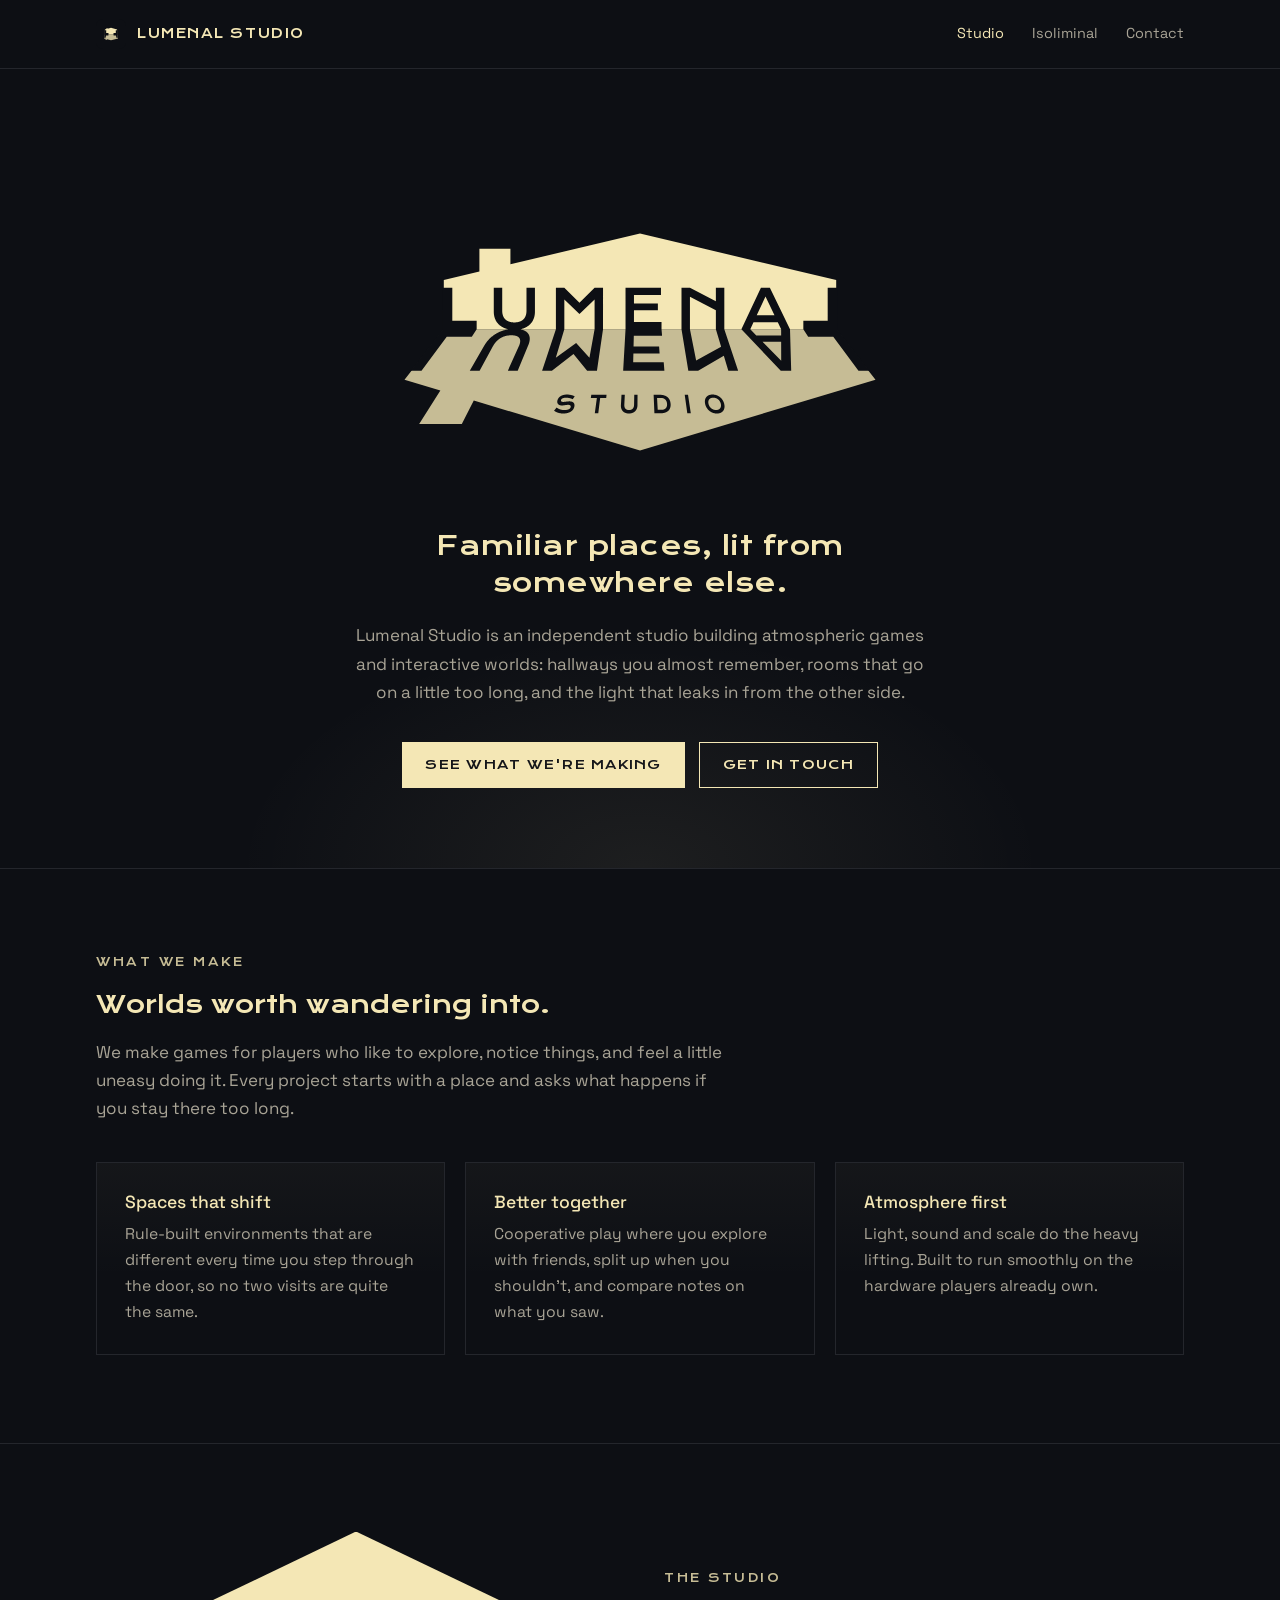
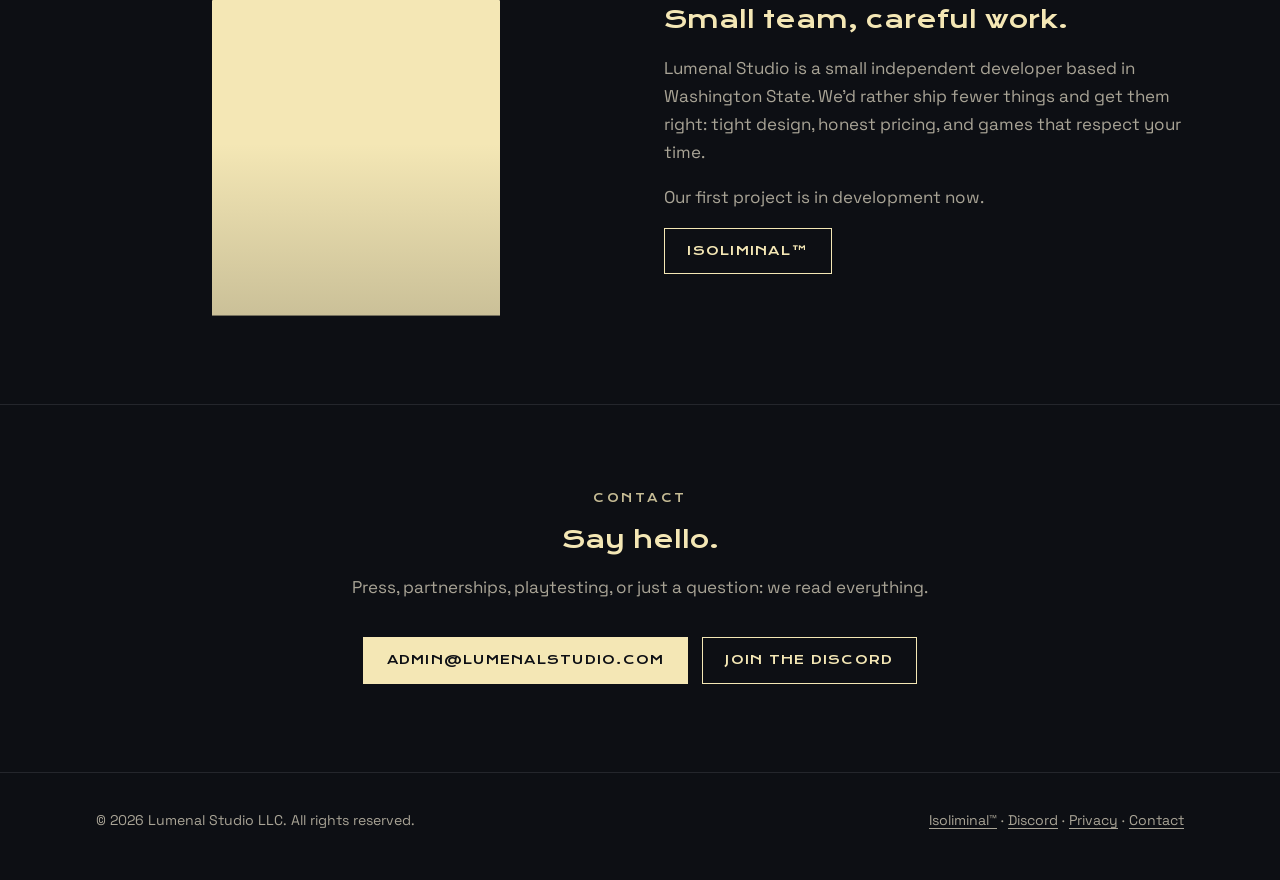
<file: index.html>
<!DOCTYPE html>
<html lang="en">
<head>
  <meta charset="utf-8">
  <meta name="viewport" content="width=device-width, initial-scale=1">
  <title>Lumenal Studio · Independent Games &amp; Interactive Worlds</title>
  <meta name="description" content="Lumenal Studio is an independent studio making atmospheric games and interactive worlds set in familiar spaces that feel just slightly wrong.">
  <meta name="keywords" content="indie game studio, independent games, liminal spaces, atmospheric games, exploration games, procedural generation, cooperative games, Lumenal Studio">
  <link rel="canonical" href="https://lumenalstudio.com/">
  <meta property="og:type" content="website">
  <meta property="og:title" content="Lumenal Studio">
  <meta property="og:description" content="Independent games set in familiar spaces that feel just slightly wrong.">
  <meta property="og:url" content="https://lumenalstudio.com/">
  <meta property="og:image" content="https://lumenalstudio.com/assets/img/og-image.png">
  <meta name="twitter:card" content="summary_large_image">
  <meta name="theme-color" content="#0D0F14">
  <link rel="icon" href="/favicon.ico" sizes="any">
  <link rel="icon" href="/assets/img/icon.svg" type="image/svg+xml">
  <link rel="apple-touch-icon" href="/apple-touch-icon.png">
  <link rel="preload" href="/assets/fonts/krona-one.woff2" as="font" type="font/woff2" crossorigin>
  <link rel="stylesheet" href="/assets/css/site.css">
</head>
<body>
  <header class="site-header">
    <div class="wrap">
      <a class="brand" href="/"><img src="/assets/img/icon.svg" alt="" width="30" height="30"><span>LUMENAL STUDIO</span></a>
      <nav class="nav" aria-label="Main">
        <a href="/" aria-current="page">Studio</a>
        <a href="/isoliminal/">Isoliminal</a>
        <a href="#contact">Contact</a>
      </nav>
    </div>
  </header>

  <main>
    <div class="hero">
      <div class="wrap">
        <img class="logo" src="/assets/img/logo.svg" alt="Lumenal Studio" width="596" height="318">
        <h1>Familiar places, lit from somewhere else.</h1>
        <p>Lumenal Studio is an independent studio building atmospheric games and interactive worlds: hallways you almost remember, rooms that go on a little too long, and the light that leaks in from the other side.</p>
        <div class="actions">
          <a class="btn" href="/isoliminal/">See what we're making</a>
          <a class="btn ghost" href="#contact">Get in touch</a>
        </div>
      </div>
    </div>

    <section>
      <div class="wrap">
        <p class="eyebrow">What we make</p>
        <h2>Worlds worth wandering into.</h2>
        <p class="lede">We make games for players who like to explore, notice things, and feel a little uneasy doing it. Every project starts with a place and asks what happens if you stay there too long.</p>
        <div class="grid">
          <div class="card">
            <h3>Spaces that shift</h3>
            <p>Rule-built environments that are different every time you step through the door, so no two visits are quite the same.</p>
          </div>
          <div class="card">
            <h3>Better together</h3>
            <p>Cooperative play where you explore with friends, split up when you shouldn't, and compare notes on what you saw.</p>
          </div>
          <div class="card">
            <h3>Atmosphere first</h3>
            <p>Light, sound and scale do the heavy lifting. Built to run smoothly on the hardware players already own.</p>
          </div>
        </div>
      </div>
    </section>

    <section>
      <div class="wrap feature">
        <div class="door" aria-hidden="true"></div>
        <div>
          <p class="eyebrow">The studio</p>
          <h2>Small team, careful work.</h2>
          <p class="lede">Lumenal Studio is a small independent developer based in Washington State. We'd rather ship fewer things and get them right: tight design, honest pricing, and games that respect your time.</p>
          <p class="lede">Our first project is in development now.</p>
          <a class="btn ghost" href="/isoliminal/">Isoliminal&trade;</a>
        </div>
      </div>
    </section>

    <section id="contact">
      <div class="wrap" style="text-align:center">
        <p class="eyebrow">Contact</p>
        <h2>Say hello.</h2>
        <p class="lede" style="margin-inline:auto">Press, partnerships, playtesting, or just a question: we read everything.</p>
        <div class="actions">
          <a class="btn" href="mailto:admin@lumenalstudio.com">admin@lumenalstudio.com</a>
          <a class="btn ghost" href="https://discord.gg/PWFHMwjmM" rel="noopener">Join the Discord</a>
        </div>
      </div>
    </section>
  </main>

  <footer class="site-footer">
    <div class="wrap">
      <span>&copy; 2026 Lumenal Studio LLC. All rights reserved.</span>
      <span><a href="/isoliminal/">Isoliminal&trade;</a> · <a href="https://discord.gg/PWFHMwjmM" rel="noopener">Discord</a> · <a href="/privacy/">Privacy</a> · <a href="mailto:admin@lumenalstudio.com">Contact</a></span>
    </div>
  </footer>
</body>
</html>
</file>
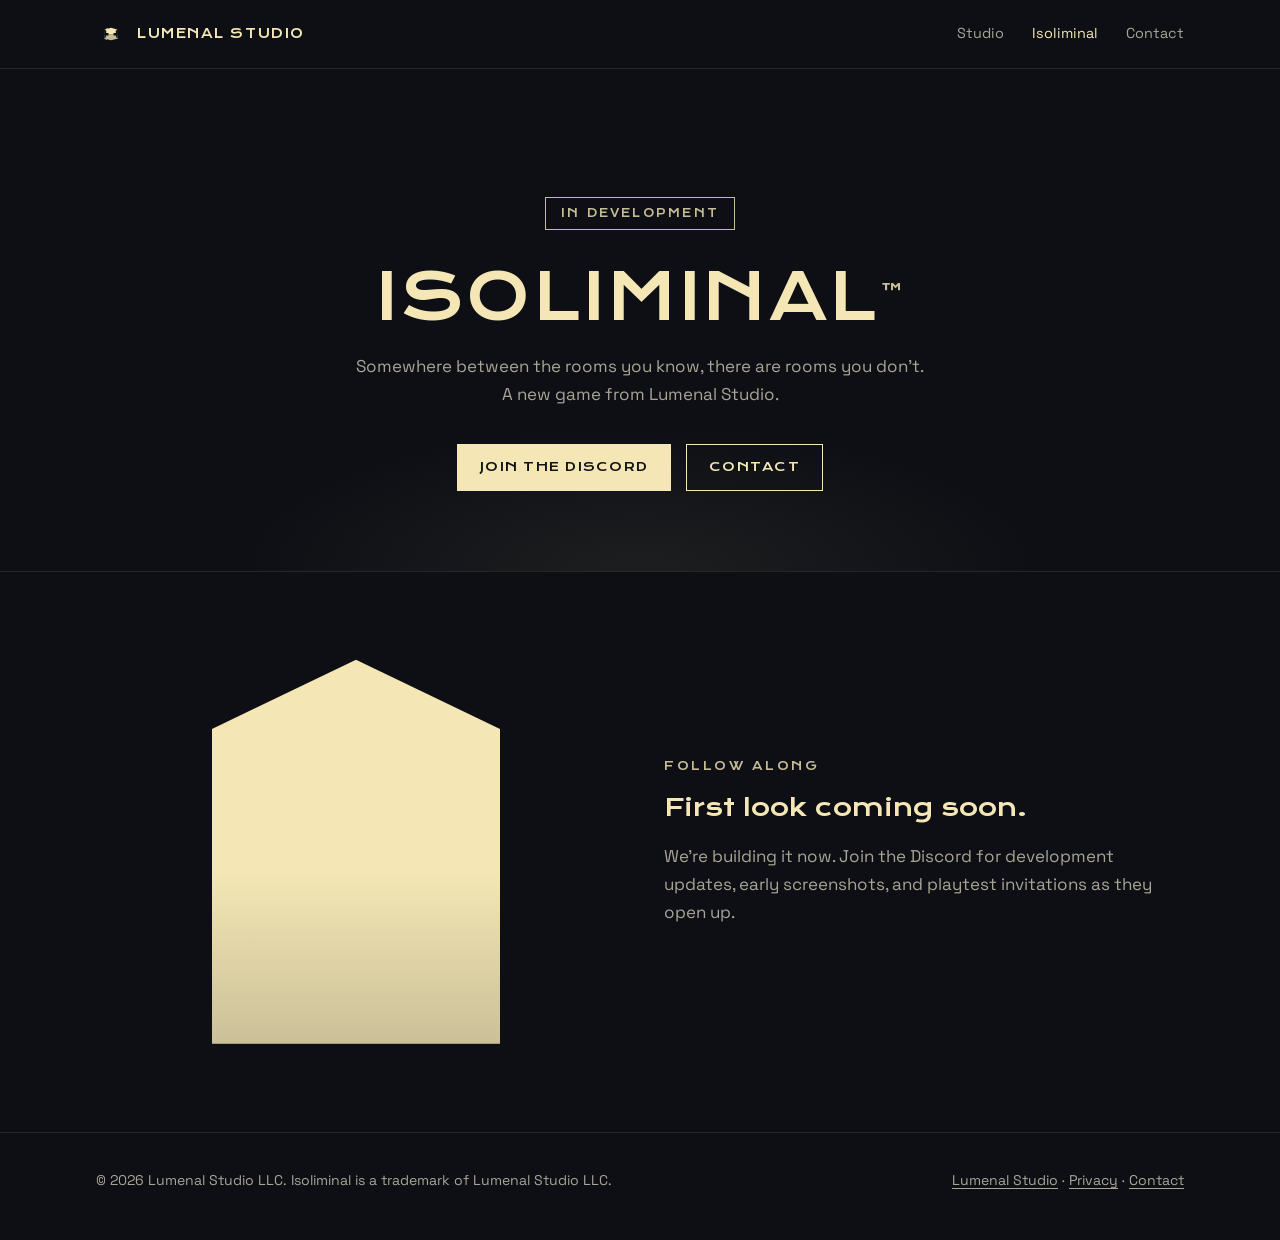
<file: isoliminal/index.html>
<!DOCTYPE html>
<html lang="en">
<head>
  <meta charset="utf-8">
  <meta name="viewport" content="width=device-width, initial-scale=1">
  <title>Isoliminal™ · Coming Soon · Lumenal Studio</title>
  <meta name="description" content="Isoliminal is an upcoming game from Lumenal Studio. Join the Discord to follow development.">
  <link rel="canonical" href="https://lumenalstudio.com/isoliminal/">
  <meta property="og:type" content="website">
  <meta property="og:title" content="Isoliminal™ · Coming Soon">
  <meta property="og:description" content="An upcoming game from Lumenal Studio.">
  <meta property="og:url" content="https://lumenalstudio.com/isoliminal/">
  <meta property="og:image" content="https://lumenalstudio.com/assets/img/og-image.png">
  <meta name="twitter:card" content="summary_large_image">
  <meta name="theme-color" content="#0D0F14">
  <link rel="icon" href="/favicon.ico" sizes="any">
  <link rel="icon" href="/assets/img/icon.svg" type="image/svg+xml">
  <link rel="apple-touch-icon" href="/apple-touch-icon.png">
  <link rel="preload" href="/assets/fonts/krona-one.woff2" as="font" type="font/woff2" crossorigin>
  <link rel="stylesheet" href="/assets/css/site.css">
</head>
<body>
  <header class="site-header">
    <div class="wrap">
      <a class="brand" href="/"><img src="/assets/img/icon.svg" alt="" width="30" height="30"><span>LUMENAL STUDIO</span></a>
      <nav class="nav" aria-label="Main">
        <a href="/">Studio</a>
        <a href="/isoliminal/" aria-current="page">Isoliminal</a>
        <a href="/#contact">Contact</a>
      </nav>
    </div>
  </header>

  <main>
    <div class="hero game-hero">
      <div class="wrap">
        <span class="status">In development</span>
        <h1>ISOLIMINAL<sup>™</sup></h1>
        <p>Somewhere between the rooms you know, there are rooms you don't. A new game from Lumenal Studio.</p>
        <div class="actions">
          <a class="btn" href="https://discord.gg/PWFHMwjmM" rel="noopener">Join the Discord</a>
          <a class="btn ghost" href="mailto:admin@lumenalstudio.com?subject=Isoliminal">Contact</a>
        </div>
      </div>
    </div>

    <section>
      <div class="wrap feature">
        <div class="door" aria-hidden="true"></div>
        <div>
          <p class="eyebrow">Follow along</p>
          <h2>First look coming soon.</h2>
          <p class="lede">We're building it now. Join the Discord for development updates, early screenshots, and playtest invitations as they open up.</p>
        </div>
      </div>
    </section>
  </main>

  <footer class="site-footer">
    <div class="wrap">
      <span>&copy; 2026 Lumenal Studio LLC. Isoliminal is a trademark of Lumenal Studio LLC.</span>
      <span><a href="/">Lumenal Studio</a> · <a href="/privacy/">Privacy</a> · <a href="mailto:admin@lumenalstudio.com">Contact</a></span>
    </div>
  </footer>
</body>
</html>
</file>
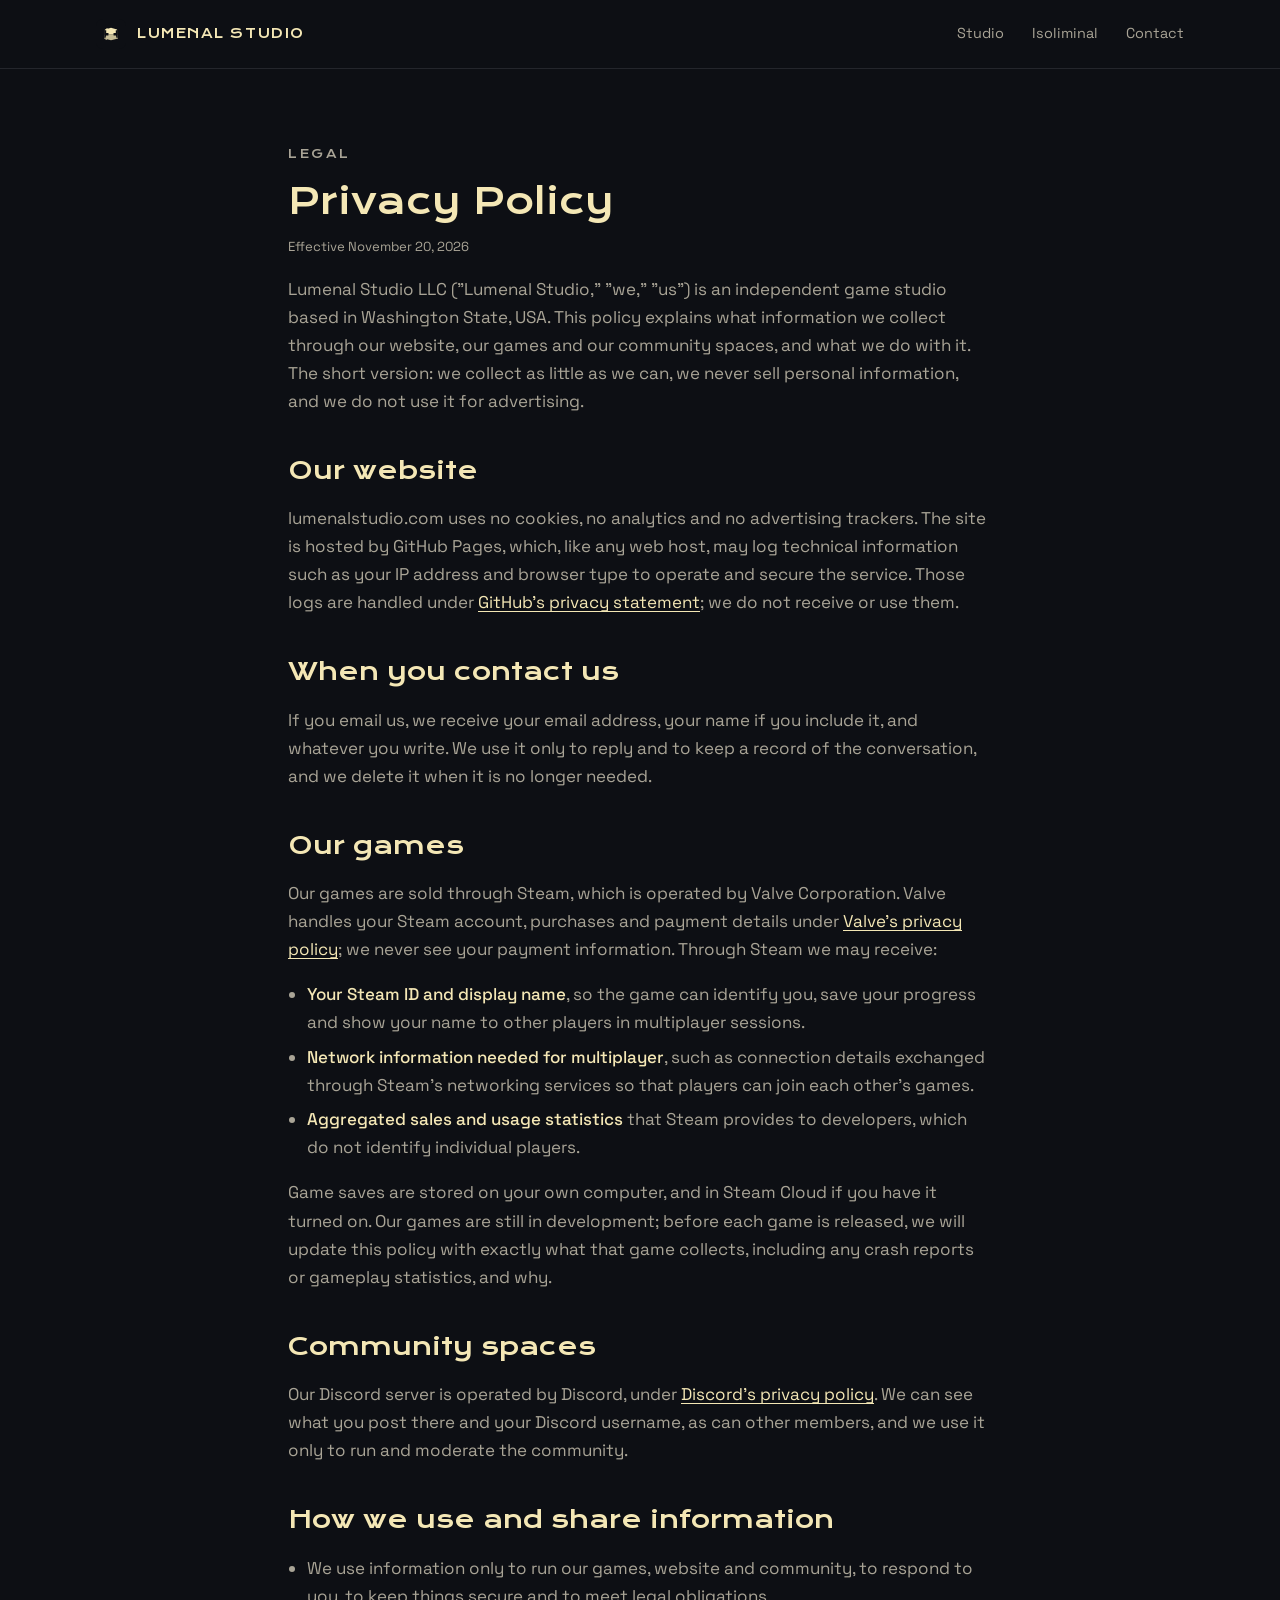
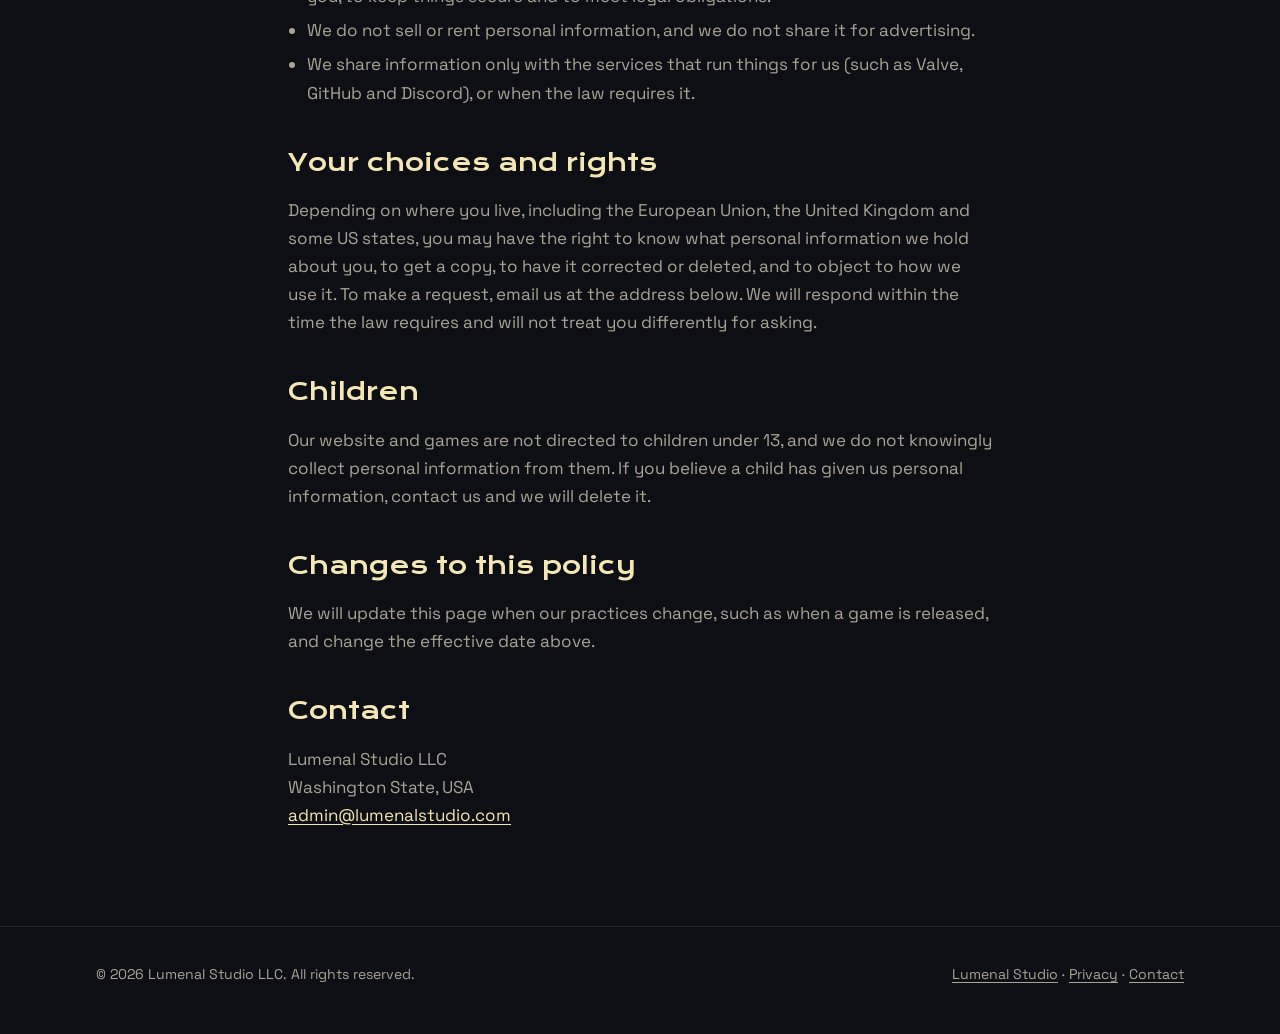
<file: privacy/index.html>
<!DOCTYPE html>
<html lang="en">
<head>
  <meta charset="utf-8">
  <meta name="viewport" content="width=device-width, initial-scale=1">
  <title>Privacy Policy · Lumenal Studio</title>
  <meta name="description" content="How Lumenal Studio LLC handles information on its website, in its games and in its community spaces.">
  <link rel="canonical" href="https://lumenalstudio.com/privacy/">
  <meta name="theme-color" content="#0D0F14">
  <link rel="icon" href="/favicon.ico" sizes="any">
  <link rel="icon" href="/assets/img/icon.svg" type="image/svg+xml">
  <link rel="apple-touch-icon" href="/apple-touch-icon.png">
  <link rel="stylesheet" href="/assets/css/site.css">
  <style>
    .legal { max-width: 44rem; padding: clamp(3rem, 8vw, 5rem) 0; }
    .legal h1 { font: 400 clamp(1.6rem, 4vw, 2.2rem)/1.2 "Krona One", sans-serif; margin: 0 0 .75rem; }
    .legal h2 { margin-top: 2.5rem; }
    .legal p, .legal li { color: var(--ink-soft); }
    .legal ul { padding-left: 1.2rem; }
    .legal li { margin-bottom: .4rem; }
    .legal strong { color: var(--light); font-weight: 500; }
  </style>
</head>
<body>
  <header class="site-header">
    <div class="wrap">
      <a class="brand" href="/"><img src="/assets/img/icon.svg" alt="" width="30" height="30"><span>LUMENAL STUDIO</span></a>
      <nav class="nav" aria-label="Main">
        <a href="/">Studio</a>
        <a href="/isoliminal/">Isoliminal</a>
        <a href="/#contact">Contact</a>
      </nav>
    </div>
  </header>

  <main>
    <div class="wrap legal">
      <p class="eyebrow">Legal</p>
      <h1>Privacy Policy</h1>
      <p class="small">Effective November 20, 2026</p>

      <p>Lumenal Studio LLC ("Lumenal Studio," "we," "us") is an independent game studio based in Washington State, USA. This policy explains what information we collect through our website, our games and our community spaces, and what we do with it. The short version: we collect as little as we can, we never sell personal information, and we do not use it for advertising.</p>

      <h2>Our website</h2>
      <p>lumenalstudio.com uses no cookies, no analytics and no advertising trackers. The site is hosted by GitHub Pages, which, like any web host, may log technical information such as your IP address and browser type to operate and secure the service. Those logs are handled under <a href="https://docs.github.com/en/site-policy/privacy-policies/github-general-privacy-statement">GitHub's privacy statement</a>; we do not receive or use them.</p>

      <h2>When you contact us</h2>
      <p>If you email us, we receive your email address, your name if you include it, and whatever you write. We use it only to reply and to keep a record of the conversation, and we delete it when it is no longer needed.</p>

      <h2>Our games</h2>
      <p>Our games are sold through Steam, which is operated by Valve Corporation. Valve handles your Steam account, purchases and payment details under <a href="https://store.steampowered.com/privacy_agreement/">Valve's privacy policy</a>; we never see your payment information. Through Steam we may receive:</p>
      <ul>
        <li><strong>Your Steam ID and display name</strong>, so the game can identify you, save your progress and show your name to other players in multiplayer sessions.</li>
        <li><strong>Network information needed for multiplayer</strong>, such as connection details exchanged through Steam's networking services so that players can join each other's games.</li>
        <li><strong>Aggregated sales and usage statistics</strong> that Steam provides to developers, which do not identify individual players.</li>
      </ul>
      <p>Game saves are stored on your own computer, and in Steam Cloud if you have it turned on. Our games are still in development; before each game is released, we will update this policy with exactly what that game collects, including any crash reports or gameplay statistics, and why.</p>

      <h2>Community spaces</h2>
      <p>Our Discord server is operated by Discord, under <a href="https://discord.com/privacy">Discord's privacy policy</a>. We can see what you post there and your Discord username, as can other members, and we use it only to run and moderate the community.</p>

      <h2>How we use and share information</h2>
      <ul>
        <li>We use information only to run our games, website and community, to respond to you, to keep things secure and to meet legal obligations.</li>
        <li>We do not sell or rent personal information, and we do not share it for advertising.</li>
        <li>We share information only with the services that run things for us (such as Valve, GitHub and Discord), or when the law requires it.</li>
      </ul>

      <h2>Your choices and rights</h2>
      <p>Depending on where you live, including the European Union, the United Kingdom and some US states, you may have the right to know what personal information we hold about you, to get a copy, to have it corrected or deleted, and to object to how we use it. To make a request, email us at the address below. We will respond within the time the law requires and will not treat you differently for asking.</p>

      <h2>Children</h2>
      <p>Our website and games are not directed to children under 13, and we do not knowingly collect personal information from them. If you believe a child has given us personal information, contact us and we will delete it.</p>

      <h2>Changes to this policy</h2>
      <p>We will update this page when our practices change, such as when a game is released, and change the effective date above.</p>

      <h2>Contact</h2>
      <p>Lumenal Studio LLC<br>Washington State, USA<br><a href="mailto:admin@lumenalstudio.com?subject=Privacy">admin@lumenalstudio.com</a></p>
    </div>
  </main>

  <footer class="site-footer">
    <div class="wrap">
      <span>&copy; 2026 Lumenal Studio LLC. All rights reserved.</span>
      <span><a href="/">Lumenal Studio</a> · <a href="/privacy/">Privacy</a> · <a href="mailto:admin@lumenalstudio.com">Contact</a></span>
    </div>
  </footer>
</body>
</html>
</file>
<file: assets/css/site.css>
@font-face { font-family: "Krona One"; src: url("../fonts/krona-one.woff2") format("woff2"); font-weight: 400; font-display: swap; }
@font-face { font-family: "Space Grotesk"; src: url("../fonts/space-grotesk-400.woff2") format("woff2"); font-weight: 400; font-display: swap; }
@font-face { font-family: "Space Grotesk"; src: url("../fonts/space-grotesk-500.woff2") format("woff2"); font-weight: 500; font-display: swap; }

:root {
  --black: #0D0F14;
  --light: #F4E7B5;
  --floor: #C6BC95;
  --ink-soft: #A9A496;
  --line: #24262c;
  --max: 68rem;
}

* { box-sizing: border-box; }
html { background: var(--black); }
body {
  margin: 0;
  color: var(--light);
  background: var(--black);
  font: 400 1.0625rem/1.65 "Space Grotesk", system-ui, sans-serif;
  -webkit-font-smoothing: antialiased;
}
a { color: var(--light); text-underline-offset: 0.2em; }
a:hover { color: #fff; }
:focus-visible { outline: 2px solid var(--light); outline-offset: 3px; }

.wrap { width: min(100% - 3rem, var(--max)); margin-inline: auto; }

/* Header */
.site-header { border-bottom: 1px solid var(--line); }
.site-header .wrap { display: flex; align-items: center; justify-content: space-between; height: 4.25rem; }
.brand { display: flex; align-items: center; gap: .7rem; text-decoration: none; font-family: "Krona One", sans-serif; font-size: .8rem; letter-spacing: .12em; }
.brand img { width: 30px; height: 30px; }
.nav { display: flex; gap: 1.75rem; font-size: .9rem; }
.nav a { text-decoration: none; color: var(--ink-soft); }
.nav a:hover, .nav a[aria-current="page"] { color: var(--light); }

/* Hero */
.hero { position: relative; text-align: center; padding: clamp(4rem, 12vw, 8rem) 0 clamp(3rem, 8vw, 5rem); overflow: hidden; }
.hero::before {
  content: ""; position: absolute; inset: auto 0 0 0; height: 70%;
  background: radial-gradient(ellipse 45% 60% at 50% 100%, rgba(244,231,181,.07), transparent 70%);
  pointer-events: none;
}
.hero .logo { width: min(100%, 34rem); height: auto; display: block; margin: 0 auto 2.5rem; }
.hero h1 {
  font: 400 clamp(1.15rem, 2.6vw, 1.6rem)/1.45 "Krona One", sans-serif;
  letter-spacing: .02em; max-width: 36rem; margin: 0 auto 1.25rem;
}
.hero p { color: var(--ink-soft); max-width: 36rem; margin: 0 auto; }

.eyebrow { font: 400 .72rem/1 "Krona One", sans-serif; letter-spacing: .22em; text-transform: uppercase; color: var(--floor); margin: 0 0 1.25rem; }

/* Sections */
section { padding: clamp(3rem, 8vw, 5.5rem) 0; border-top: 1px solid var(--line); }
h2 { font: 400 clamp(1.2rem, 2.4vw, 1.5rem)/1.35 "Krona One", sans-serif; margin: 0 0 1rem; }
h3 { font: 500 1.1rem/1.3 "Space Grotesk", sans-serif; margin: 0 0 .5rem; color: var(--light); }
.lede { max-width: 40rem; color: var(--ink-soft); }

.grid { display: grid; gap: 1.25rem; grid-template-columns: repeat(auto-fit, minmax(16rem, 1fr)); margin-top: 2.5rem; }
.card { border: 1px solid var(--line); padding: 1.75rem; background: linear-gradient(180deg, rgba(244,231,181,.035), transparent 60%); }
.card p { margin: 0; color: var(--ink-soft); font-size: .98rem; }

/* Doorway feature */
.feature { display: grid; gap: 3rem; grid-template-columns: 1fr 1fr; align-items: center; }
.door {
  aspect-ratio: 3 / 4; max-width: 18rem; margin-inline: auto; width: 100%;
  background: var(--light);
  clip-path: polygon(0 18%, 50% 0, 100% 18%, 100% 100%, 0 100%);
  position: relative;
}
.door::after { content: ""; position: absolute; inset: 0; background: linear-gradient(180deg, transparent 55%, rgba(13,15,20,.18)); }
@media (max-width: 760px) { .feature { grid-template-columns: 1fr; } .door { max-width: 11rem; } }

/* Buttons */
.btn {
  display: inline-flex; align-items: center; gap: .6rem;
  font: 400 .78rem/1 "Krona One", sans-serif; letter-spacing: .1em; text-transform: uppercase;
  padding: 1rem 1.4rem; text-decoration: none;
  background: var(--light); color: var(--black); border: 1px solid var(--light);
  transition: background .15s, color .15s;
}
.btn:hover { background: transparent; color: var(--light); }
.btn.ghost { background: transparent; color: var(--light); }
.btn.ghost:hover { background: var(--light); color: var(--black); }
.actions { display: flex; flex-wrap: wrap; gap: .9rem; justify-content: center; margin-top: 2.25rem; }

/* Footer */
.site-footer { border-top: 1px solid var(--line); padding: 2.25rem 0 3rem; font-size: .88rem; color: var(--ink-soft); }
.site-footer .wrap { display: flex; flex-wrap: wrap; gap: 1rem 2rem; justify-content: space-between; }
.site-footer a { color: var(--ink-soft); }

/* Isoliminal page */
.game-hero h1 { font: 400 clamp(2rem, 7vw, 4rem)/1.1 "Krona One", sans-serif; letter-spacing: .04em; margin: 0 auto 1.25rem; max-width: none; }
.game-hero h1 sup { font-size: .3em; vertical-align: super; letter-spacing: 0; color: var(--floor); }
.status { display: inline-block; border: 1px solid var(--floor); color: var(--floor); font: 400 .7rem/1 "Krona One", sans-serif; letter-spacing: .2em; text-transform: uppercase; padding: .6rem .9rem; margin-bottom: 2rem; }
.small { font-size: .82rem; color: var(--ink-soft); }

@media (max-width: 560px) { .nav { gap: 1.1rem; } .brand span { display: none; } }
@media (prefers-reduced-motion: reduce) { * { transition: none !important; } }
</file>
